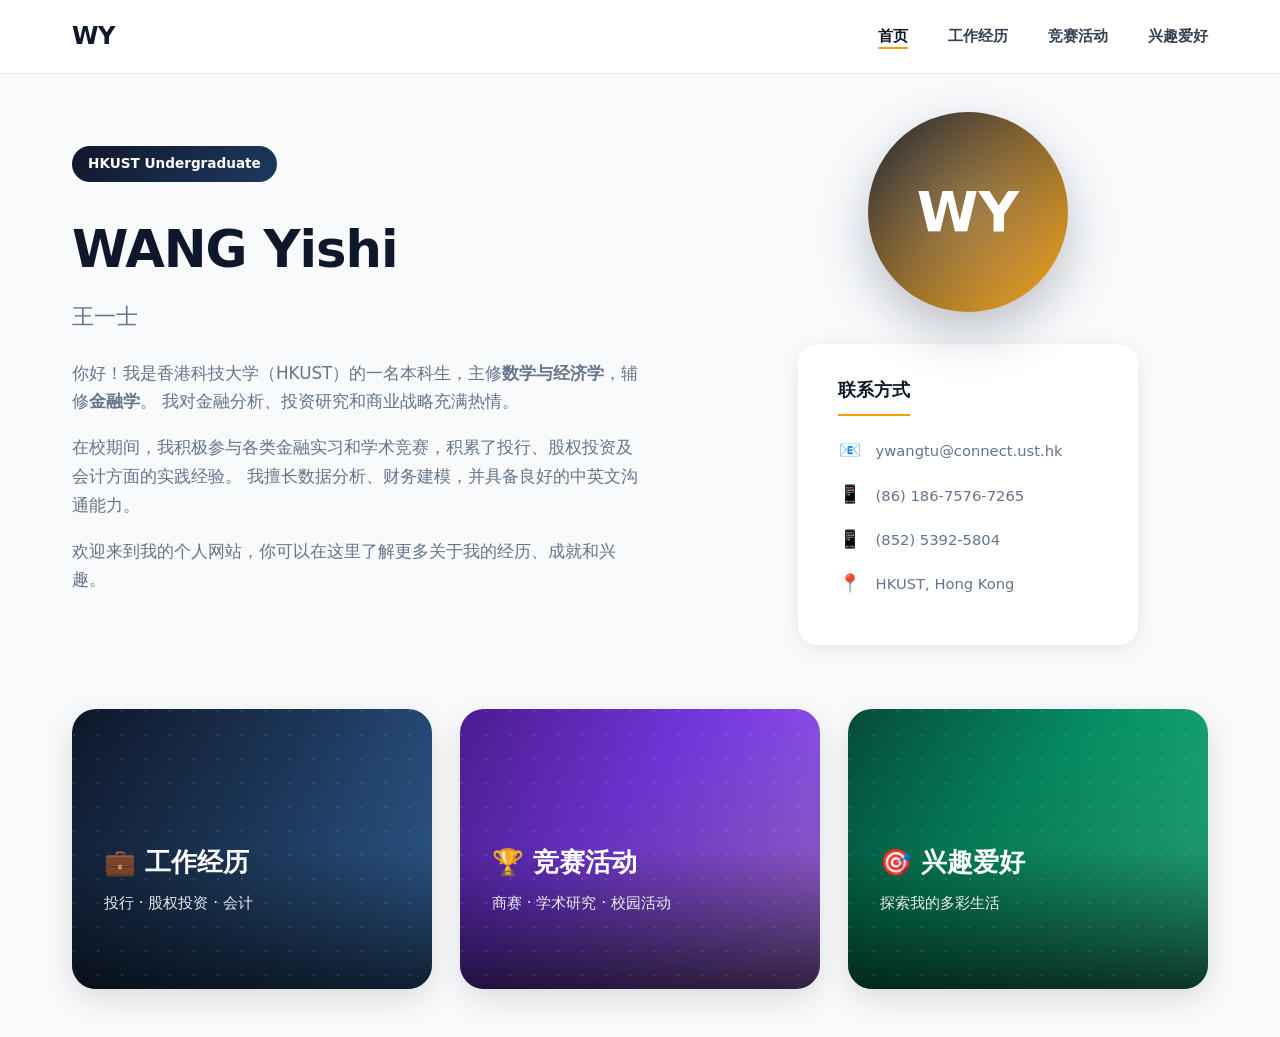
<file: index.html>
<!DOCTYPE html>
<html lang="zh-CN">
<head>
  <meta charset="UTF-8">
  <meta name="viewport" content="width=device-width, initial-scale=1.0">
  <title>WANG Yishi - Personal Website</title>
  <link rel="stylesheet" href="css/style.css">
</head>
<body>
  <!-- 导航栏 -->
  <nav class="navbar">
    <div class="nav-container">
      <div class="logo"><a href="index.html">WY</a></div>
      <ul class="nav-links">
        <li><a href="index.html" class="active">首页</a></li>
        <li><a href="experience.html">工作经历</a></li>
        <li><a href="competitions.html">竞赛活动</a></li>
        <li><a href="hobbies.html">兴趣爱好</a></li>
      </ul>
    </div>
  </nav>

  <!-- 首页主体 -->
  <section class="hero">
    <div class="hero-main">
      <!-- 左侧：自我介绍 -->
      <div class="hero-left">
        <div class="tag">HKUST Undergraduate</div>
        <h1>WANG Yishi</h1>
        <p class="name-cn">王一士</p>
        <p>
          你好！我是香港科技大学（HKUST）的一名本科生，主修<strong>数学与经济学</strong>，辅修<strong>金融学</strong>。
          我对金融分析、投资研究和商业战略充满热情。
        </p>
        <p>
          在校期间，我积极参与各类金融实习和学术竞赛，积累了投行、股权投资及会计方面的实践经验。
          我擅长数据分析、财务建模，并具备良好的中英文沟通能力。
        </p>
        <p>
          欢迎来到我的个人网站，你可以在这里了解更多关于我的经历、成就和兴趣。
        </p>
      </div>

      <!-- 右侧：头像与联系方式 -->
      <div class="hero-right">
        <div class="avatar">WY</div>
        <div class="contact-card">
          <h3>联系方式</h3>
          <div class="contact-item">
            <span class="icon">📧</span>
            <span>ywangtu@connect.ust.hk</span>
          </div>
          <div class="contact-item">
            <span class="icon">📱</span>
            <span>(86) 186-7576-7265</span>
          </div>
          <div class="contact-item">
            <span class="icon">📱</span>
            <span>(852) 5392-5804</span>
          </div>
          <div class="contact-item">
            <span class="icon">📍</span>
            <span>HKUST, Hong Kong</span>
          </div>
        </div>
      </div>
    </div>

    <!-- 底部三个跳转按钮 -->
    <div class="quick-links">
      <a href="experience.html" class="link-card">
        <div class="link-card-bg bg-work"></div>
        <h3>💼 工作经历</h3>
        <p>投行 · 股权投资 · 会计</p>
        <span class="arrow">查看详情 →</span>
      </a>
      <a href="competitions.html" class="link-card">
        <div class="link-card-bg bg-comp"></div>
        <h3>🏆 竞赛活动</h3>
        <p>商赛 · 学术研究 · 校园活动</p>
        <span class="arrow">查看详情 →</span>
      </a>
      <a href="hobbies.html" class="link-card">
        <div class="link-card-bg bg-hobby"></div>
        <h3>🎯 兴趣爱好</h3>
        <p>探索我的多彩生活</p>
        <span class="arrow">查看详情 →</span>
      </a>
    </div>
  </section>
</body>
</html>
</file>
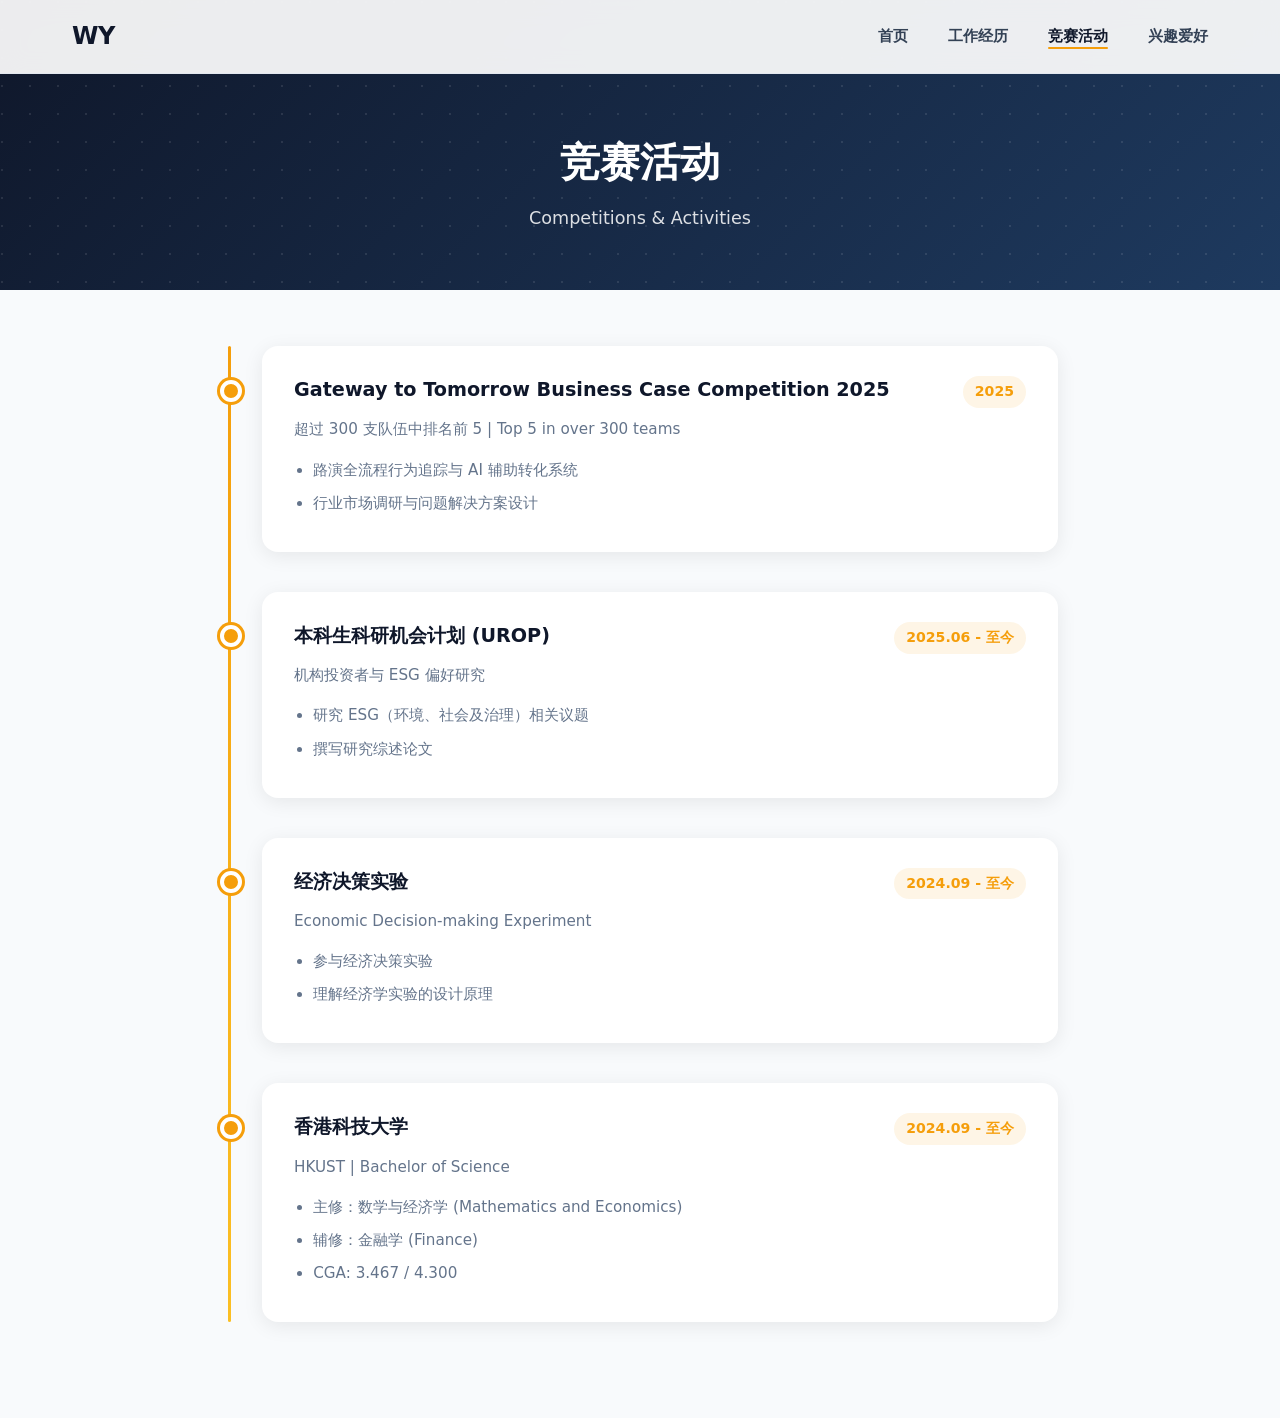
<file: competitions.html>
<!DOCTYPE html>
<html lang="zh-CN">
<head>
  <meta charset="UTF-8">
  <meta name="viewport" content="width=device-width, initial-scale=1.0">
  <title>竞赛活动 - WANG Yishi</title>
  <link rel="stylesheet" href="css/style.css">
</head>
<body>
  <nav class="navbar">
    <div class="nav-container">
      <div class="logo"><a href="index.html">WY</a></div>
      <ul class="nav-links">
        <li><a href="index.html">首页</a></li>
        <li><a href="experience.html">工作经历</a></li>
        <li><a href="competitions.html" class="active">竞赛活动</a></li>
        <li><a href="hobbies.html">兴趣爱好</a></li>
      </ul>
    </div>
  </nav>

  <header class="page-header">
    <h1>竞赛活动</h1>
    <p>Competitions & Activities</p>
  </header>

  <main class="page-content">
    <div class="timeline">
      <div class="timeline-item">
        <div class="timeline-header">
          <h3>Gateway to Tomorrow Business Case Competition 2025</h3>
          <span class="timeline-date">2025</span>
        </div>
        <p class="timeline-role">超过 300 支队伍中排名前 5 | Top 5 in over 300 teams</p>
        <ul>
          <li>路演全流程行为追踪与 AI 辅助转化系统</li>
          <li>行业市场调研与问题解决方案设计</li>
        </ul>
      </div>

      <div class="timeline-item">
        <div class="timeline-header">
          <h3>本科生科研机会计划 (UROP)</h3>
          <span class="timeline-date">2025.06 - 至今</span>
        </div>
        <p class="timeline-role">机构投资者与 ESG 偏好研究</p>
        <ul>
          <li>研究 ESG（环境、社会及治理）相关议题</li>
          <li>撰写研究综述论文</li>
        </ul>
      </div>

      <div class="timeline-item">
        <div class="timeline-header">
          <h3>经济决策实验</h3>
          <span class="timeline-date">2024.09 - 至今</span>
        </div>
        <p class="timeline-role">Economic Decision-making Experiment</p>
        <ul>
          <li>参与经济决策实验</li>
          <li>理解经济学实验的设计原理</li>
        </ul>
      </div>

      <div class="timeline-item">
        <div class="timeline-header">
          <h3>香港科技大学</h3>
          <span class="timeline-date">2024.09 - 至今</span>
        </div>
        <p class="timeline-role">HKUST | Bachelor of Science</p>
        <ul>
          <li>主修：数学与经济学 (Mathematics and Economics)</li>
          <li>辅修：金融学 (Finance)</li>
          <li>CGA: 3.467 / 4.300</li>
        </ul>
      </div>
    </div>
  </main>
</body>
</html>
</file>
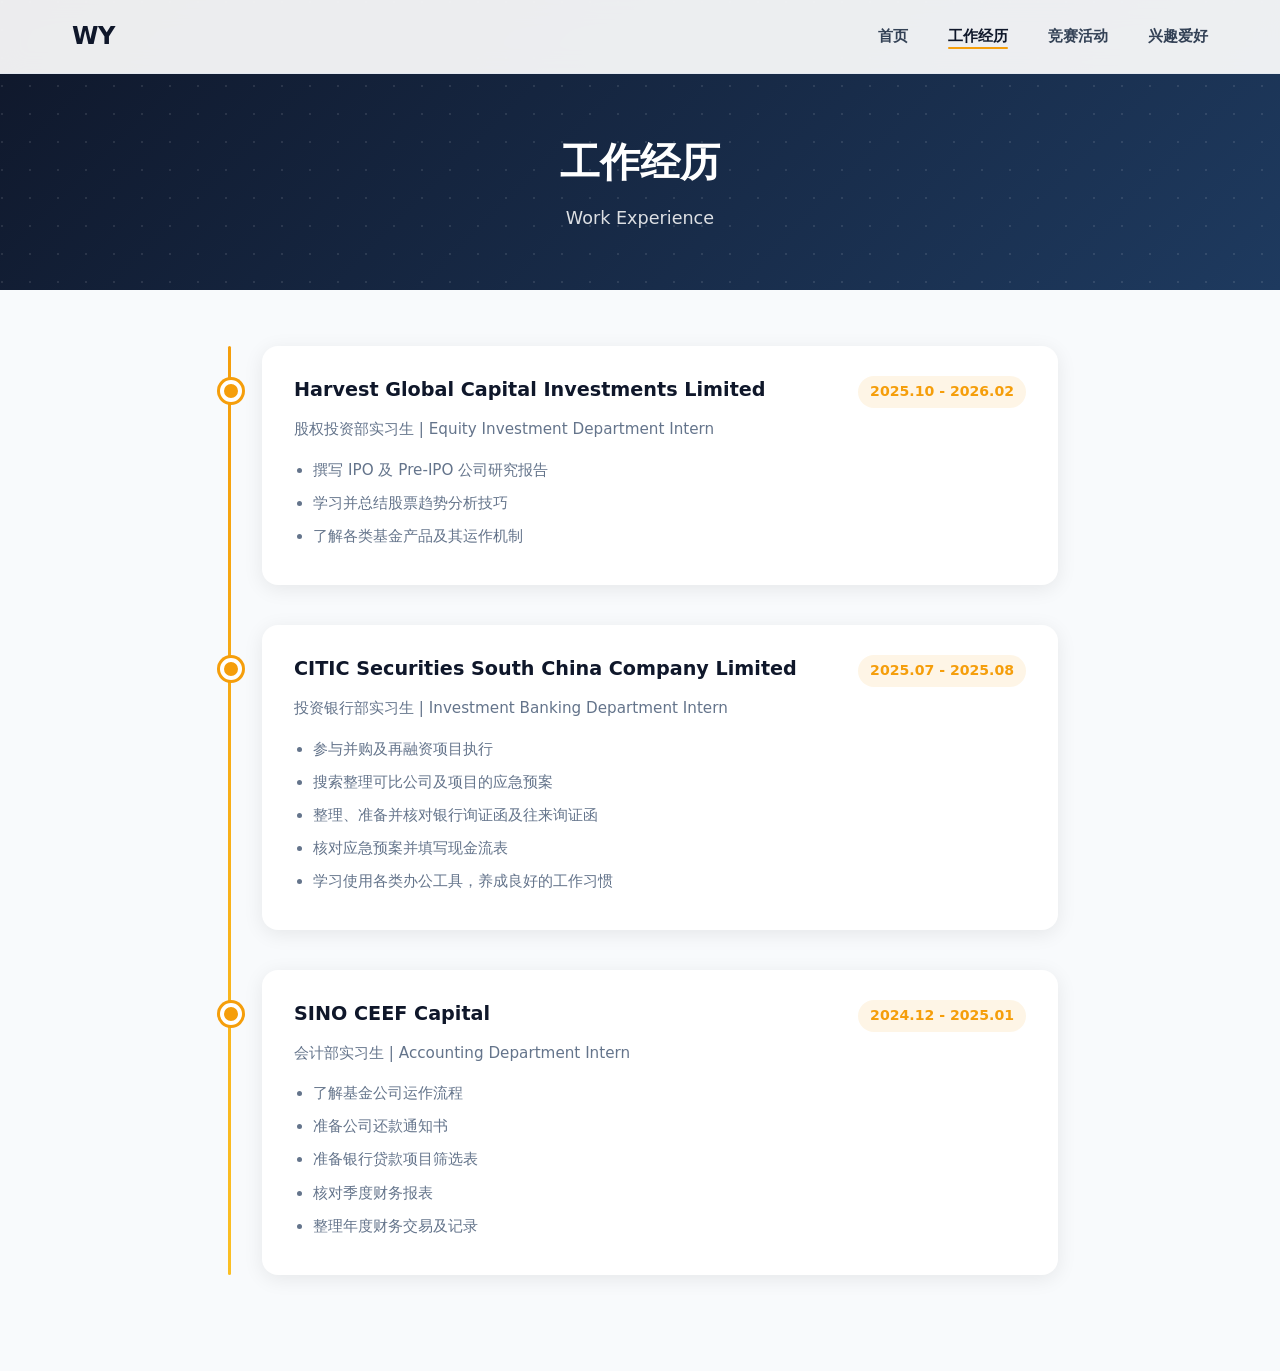
<file: experience.html>
<!DOCTYPE html>
<html lang="zh-CN">
<head>
  <meta charset="UTF-8">
  <meta name="viewport" content="width=device-width, initial-scale=1.0">
  <title>工作经历 - WANG Yishi</title>
  <link rel="stylesheet" href="css/style.css">
</head>
<body>
  <nav class="navbar">
    <div class="nav-container">
      <div class="logo"><a href="index.html">WY</a></div>
      <ul class="nav-links">
        <li><a href="index.html">首页</a></li>
        <li><a href="experience.html" class="active">工作经历</a></li>
        <li><a href="competitions.html">竞赛活动</a></li>
        <li><a href="hobbies.html">兴趣爱好</a></li>
      </ul>
    </div>
  </nav>

  <header class="page-header">
    <h1>工作经历</h1>
    <p>Work Experience</p>
  </header>

  <main class="page-content">
    <div class="timeline">
      <div class="timeline-item">
        <div class="timeline-header">
          <h3>Harvest Global Capital Investments Limited</h3>
          <span class="timeline-date">2025.10 - 2026.02</span>
        </div>
        <p class="timeline-role">股权投资部实习生 | Equity Investment Department Intern</p>
        <ul>
          <li>撰写 IPO 及 Pre-IPO 公司研究报告</li>
          <li>学习并总结股票趋势分析技巧</li>
          <li>了解各类基金产品及其运作机制</li>
        </ul>
      </div>

      <div class="timeline-item">
        <div class="timeline-header">
          <h3>CITIC Securities South China Company Limited</h3>
          <span class="timeline-date">2025.07 - 2025.08</span>
        </div>
        <p class="timeline-role">投资银行部实习生 | Investment Banking Department Intern</p>
        <ul>
          <li>参与并购及再融资项目执行</li>
          <li>搜索整理可比公司及项目的应急预案</li>
          <li>整理、准备并核对银行询证函及往来询证函</li>
          <li>核对应急预案并填写现金流表</li>
          <li>学习使用各类办公工具，养成良好的工作习惯</li>
        </ul>
      </div>

      <div class="timeline-item">
        <div class="timeline-header">
          <h3>SINO CEEF Capital</h3>
          <span class="timeline-date">2024.12 - 2025.01</span>
        </div>
        <p class="timeline-role">会计部实习生 | Accounting Department Intern</p>
        <ul>
          <li>了解基金公司运作流程</li>
          <li>准备公司还款通知书</li>
          <li>准备银行贷款项目筛选表</li>
          <li>核对季度财务报表</li>
          <li>整理年度财务交易及记录</li>
        </ul>
      </div>
    </div>
  </main>
</body>
</html>
</file>
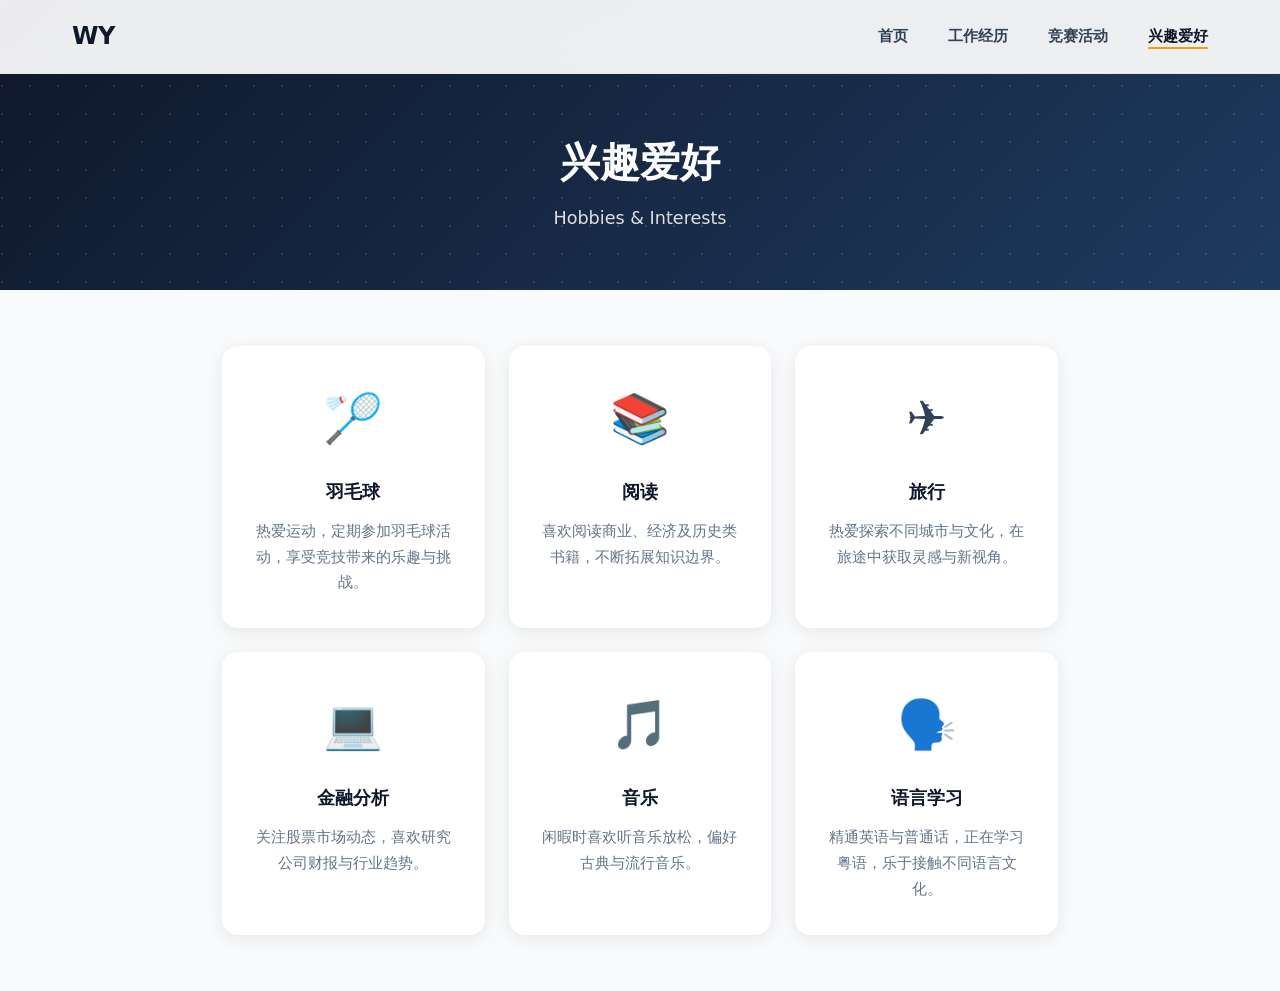
<file: hobbies.html>
<!DOCTYPE html>
<html lang="zh-CN">
<head>
  <meta charset="UTF-8">
  <meta name="viewport" content="width=device-width, initial-scale=1.0">
  <title>兴趣爱好 - WANG Yishi</title>
  <link rel="stylesheet" href="css/style.css">
</head>
<body>
  <nav class="navbar">
    <div class="nav-container">
      <div class="logo"><a href="index.html">WY</a></div>
      <ul class="nav-links">
        <li><a href="index.html">首页</a></li>
        <li><a href="experience.html">工作经历</a></li>
        <li><a href="competitions.html">竞赛活动</a></li>
        <li><a href="hobbies.html" class="active">兴趣爱好</a></li>
      </ul>
    </div>
  </nav>

  <header class="page-header">
    <h1>兴趣爱好</h1>
    <p>Hobbies & Interests</p>
  </header>

  <main class="page-content">
    <div class="hobby-grid">
      <div class="hobby-card">
        <div class="hobby-icon">🏸</div>
        <h3>羽毛球</h3>
        <p>热爱运动，定期参加羽毛球活动，享受竞技带来的乐趣与挑战。</p>
      </div>

      <div class="hobby-card">
        <div class="hobby-icon">📚</div>
        <h3>阅读</h3>
        <p>喜欢阅读商业、经济及历史类书籍，不断拓展知识边界。</p>
      </div>

      <div class="hobby-card">
        <div class="hobby-icon">✈️</div>
        <h3>旅行</h3>
        <p>热爱探索不同城市与文化，在旅途中获取灵感与新视角。</p>
      </div>

      <div class="hobby-card">
        <div class="hobby-icon">💻</div>
        <h3>金融分析</h3>
        <p>关注股票市场动态，喜欢研究公司财报与行业趋势。</p>
      </div>

      <div class="hobby-card">
        <div class="hobby-icon">🎵</div>
        <h3>音乐</h3>
        <p>闲暇时喜欢听音乐放松，偏好古典与流行音乐。</p>
      </div>

      <div class="hobby-card">
        <div class="hobby-icon">🗣️</div>
        <h3>语言学习</h3>
        <p>精通英语与普通话，正在学习粤语，乐于接触不同语言文化。</p>
      </div>
    </div>
  </main>
</body>
</html>
</file>
<file: css/style.css>
/* ========== 基础变量与重置 ========== */
:root {
  --primary: #0f172a;
  --accent: #f59e0b;
  --bg: #f8fafc;
  --text: #334155;
  --text-light: #64748b;
  --white: #ffffff;
  --shadow: 0 4px 20px rgba(0,0,0,0.08);
  --shadow-lg: 0 20px 40px rgba(0,0,0,0.15);
}

* {
  margin: 0;
  padding: 0;
  box-sizing: border-box;
}

html {
  scroll-behavior: smooth;
}

body {
  font-family: 'Segoe UI', system-ui, -apple-system, BlinkMacSystemFont, sans-serif;
  background: var(--bg);
  color: var(--text);
  line-height: 1.7;
}

/* ========== 导航栏 ========== */
.navbar {
  position: fixed;
  top: 0;
  left: 0;
  right: 0;
  background: rgba(255,255,255,0.92);
  backdrop-filter: blur(12px);
  -webkit-backdrop-filter: blur(12px);
  z-index: 1000;
  border-bottom: 1px solid rgba(226,232,240,0.8);
  transition: box-shadow 0.3s;
}

.nav-container {
  max-width: 1200px;
  margin: 0 auto;
  padding: 1rem 2rem;
  display: flex;
  justify-content: space-between;
  align-items: center;
}

.logo {
  font-size: 1.5rem;
  font-weight: 800;
  color: var(--primary);
  letter-spacing: -0.5px;
}

.logo a {
  text-decoration: none;
  color: inherit;
}

.nav-links {
  display: flex;
  gap: 2.5rem;
  list-style: none;
}

.nav-links a {
  text-decoration: none;
  color: var(--text);
  font-weight: 600;
  font-size: 0.95rem;
  position: relative;
  padding: 0.25rem 0;
  transition: color 0.3s;
}

.nav-links a::after {
  content: '';
  position: absolute;
  bottom: 0;
  left: 0;
  width: 0;
  height: 2.5px;
  background: var(--accent);
  border-radius: 2px;
  transition: width 0.3s ease;
}

.nav-links a:hover,
.nav-links a.active {
  color: var(--primary);
}

.nav-links a:hover::after,
.nav-links a.active::after {
  width: 100%;
}

/* ========== 首页 Hero ========== */
.hero {
  min-height: 100vh;
  display: flex;
  flex-direction: column;
  justify-content: center;
  padding: 7rem 2rem 3rem;
  max-width: 1200px;
  margin: 0 auto;
}

.hero-main {
  display: grid;
  grid-template-columns: 1.2fr 1fr;
  gap: 5rem;
  align-items: center;
  margin-bottom: 4rem;
}

/* 左侧自我介绍 */
.hero-left {
  animation: fadeInUp 0.8s ease;
}

.hero-left h1 {
  font-size: 3.2rem;
  color: var(--primary);
  margin-bottom: 0.25rem;
  font-weight: 800;
  letter-spacing: -1px;
}

.hero-left .name-cn {
  font-size: 1.4rem;
  color: var(--text-light);
  font-weight: 500;
  margin-bottom: 1.5rem;
}

.hero-left p {
  color: var(--text-light);
  margin-bottom: 1.1rem;
  font-size: 1.05rem;
}

.hero-left .tag {
  display: inline-block;
  background: linear-gradient(135deg, var(--primary), #1e3a5f);
  color: white;
  padding: 0.4rem 1rem;
  border-radius: 999px;
  font-size: 0.85rem;
  font-weight: 600;
  margin-bottom: 1.5rem;
}

/* 右侧头像与联系 */
.hero-right {
  display: flex;
  flex-direction: column;
  align-items: center;
  gap: 2rem;
  animation: fadeInUp 0.8s ease 0.15s both;
}

.avatar {
  width: 200px;
  height: 200px;
  border-radius: 50%;
  background: linear-gradient(135deg, var(--primary), var(--accent));
  display: flex;
  align-items: center;
  justify-content: center;
  color: white;
  font-size: 3.5rem;
  font-weight: 800;
  box-shadow: 0 20px 50px rgba(15,23,42,0.25);
  position: relative;
  overflow: hidden;
}

.avatar::before {
  content: '';
  position: absolute;
  inset: -50%;
  background: radial-gradient(circle, rgba(255,255,255,0.2) 0%, transparent 60%);
  animation: rotate 20s linear infinite;
}

.contact-card {
  background: var(--white);
  padding: 2rem 2.5rem;
  border-radius: 1.25rem;
  box-shadow: var(--shadow);
  width: 100%;
  max-width: 340px;
  transition: transform 0.3s, box-shadow 0.3s;
}

.contact-card:hover {
  transform: translateY(-4px);
  box-shadow: var(--shadow-lg);
}

.contact-card h3 {
  margin-bottom: 1.25rem;
  color: var(--primary);
  font-size: 1.1rem;
  border-bottom: 2px solid var(--accent);
  padding-bottom: 0.5rem;
  display: inline-block;
}

.contact-item {
  display: flex;
  align-items: center;
  gap: 0.85rem;
  margin-bottom: 0.9rem;
  color: var(--text-light);
  font-size: 0.92rem;
  word-break: break-all;
}

.contact-item .icon {
  font-size: 1.1rem;
  flex-shrink: 0;
  width: 24px;
  text-align: center;
}

/* ========== 三个跳转按钮卡片 ========== */
.quick-links {
  display: grid;
  grid-template-columns: repeat(3, 1fr);
  gap: 1.75rem;
  animation: fadeInUp 0.8s ease 0.3s both;
}

.link-card {
  position: relative;
  height: 280px;
  border-radius: 1.5rem;
  overflow: hidden;
  display: flex;
  flex-direction: column;
  justify-content: flex-end;
  padding: 2rem;
  text-decoration: none;
  color: white;
  transition: all 0.4s cubic-bezier(0.4, 0, 0.2, 1);
  box-shadow: 0 10px 30px rgba(0,0,0,0.12);
  isolation: isolate;
}

.link-card:hover {
  transform: translateY(-10px) scale(1.02);
  box-shadow: 0 30px 60px rgba(0,0,0,0.2);
}

.link-card-bg {
  position: absolute;
  inset: 0;
  background-size: cover;
  background-position: center;
  transition: transform 0.6s ease;
  z-index: 0;
}

.link-card:hover .link-card-bg {
  transform: scale(1.08);
}

/* 遮罩 */
.link-card::before {
  content: '';
  position: absolute;
  inset: 0;
  background: linear-gradient(to top, rgba(0,0,0,0.75) 0%, rgba(0,0,0,0.2) 50%, rgba(0,0,0,0.05) 100%);
  z-index: 1;
}

/* 装饰图案 */
.link-card::after {
  content: '';
  position: absolute;
  inset: 0;
  opacity: 0.12;
  background-image: radial-gradient(circle at 2px 2px, white 1.5px, transparent 0);
  background-size: 24px 24px;
  z-index: 1;
}

.link-card h3,
.link-card p,
.link-card .arrow {
  position: relative;
  z-index: 2;
}

.link-card h3 {
  font-size: 1.6rem;
  margin-bottom: 0.4rem;
  font-weight: 700;
}

.link-card p {
  font-size: 0.95rem;
  opacity: 0.9;
  margin-bottom: 1rem;
}

.link-card .arrow {
  display: inline-flex;
  align-items: center;
  gap: 0.5rem;
  font-size: 0.9rem;
  font-weight: 600;
  opacity: 0;
  transform: translateX(-10px);
  transition: all 0.3s ease;
}

.link-card:hover .arrow {
  opacity: 1;
  transform: translateX(0);
}

/* 背景渐变配色 */
.bg-work { background: linear-gradient(135deg, #0f172a 0%, #1e3a5f 40%, #3d7abf 100%); }
.bg-comp { background: linear-gradient(135deg, #4c1d95 0%, #7c3aed 40%, #c084fc 100%); }
.bg-hobby { background: linear-gradient(135deg, #064e3b 0%, #059669 40%, #34d399 100%); }

/* ========== 页面通用头部 ========== */
.page-header {
  padding: 8rem 2rem 3.5rem;
  text-align: center;
  background: linear-gradient(135deg, var(--primary), #1e3a5f);
  color: white;
  position: relative;
  overflow: hidden;
}

.page-header::before {
  content: '';
  position: absolute;
  inset: 0;
  opacity: 0.1;
  background-image: radial-gradient(circle at 2px 2px, white 1px, transparent 0);
  background-size: 28px 28px;
}

.page-header h1 {
  font-size: 2.5rem;
  margin-bottom: 0.5rem;
  font-weight: 800;
  position: relative;
}

.page-header p {
  opacity: 0.85;
  font-size: 1.1rem;
  font-weight: 400;
  position: relative;
}

.page-content {
  max-width: 900px;
  margin: 0 auto;
  padding: 3.5rem 2rem;
}

/* ========== 时间线样式 ========== */
.timeline {
  position: relative;
  padding-left: 2.5rem;
}

.timeline::before {
  content: '';
  position: absolute;
  left: 6px;
  top: 0;
  bottom: 0;
  width: 3px;
  background: linear-gradient(to bottom, var(--accent), #fbbf24);
  border-radius: 3px;
}

.timeline-item {
  position: relative;
  margin-bottom: 2.5rem;
  background: var(--white);
  padding: 1.75rem 2rem;
  border-radius: 1rem;
  box-shadow: var(--shadow);
  transition: transform 0.3s, box-shadow 0.3s;
}

.timeline-item:hover {
  transform: translateX(6px);
  box-shadow: var(--shadow-lg);
}

.timeline-item::before {
  content: '';
  position: absolute;
  left: -2.65rem;
  top: 2.1rem;
  width: 14px;
  height: 14px;
  border-radius: 50%;
  background: var(--accent);
  border: 4px solid var(--white);
  box-shadow: 0 0 0 3px var(--accent);
}

.timeline-header {
  display: flex;
  justify-content: space-between;
  align-items: baseline;
  margin-bottom: 0.6rem;
  flex-wrap: wrap;
  gap: 0.5rem;
}

.timeline-header h3 {
  color: var(--primary);
  font-size: 1.2rem;
  font-weight: 700;
}

.timeline-date {
  color: var(--accent);
  font-weight: 700;
  font-size: 0.88rem;
  white-space: nowrap;
  background: rgba(245,158,11,0.1);
  padding: 0.25rem 0.75rem;
  border-radius: 999px;
}

.timeline-role {
  color: var(--text-light);
  margin-bottom: 0.9rem;
  font-size: 0.95rem;
  font-weight: 500;
}

.timeline-item ul {
  margin-left: 1.2rem;
  color: var(--text-light);
  font-size: 0.95rem;
}

.timeline-item li {
  margin-bottom: 0.45rem;
}

/* ========== 爱好网格卡片 ========== */
.hobby-grid {
  display: grid;
  grid-template-columns: repeat(auto-fit, minmax(260px, 1fr));
  gap: 1.5rem;
}

.hobby-card {
  background: var(--white);
  padding: 2rem;
  border-radius: 1rem;
  box-shadow: var(--shadow);
  transition: transform 0.3s, box-shadow 0.3s;
  text-align: center;
}

.hobby-card:hover {
  transform: translateY(-6px);
  box-shadow: var(--shadow-lg);
}

.hobby-icon {
  font-size: 3rem;
  margin-bottom: 1rem;
}

.hobby-card h3 {
  color: var(--primary);
  margin-bottom: 0.75rem;
  font-size: 1.15rem;
}

.hobby-card p {
  color: var(--text-light);
  font-size: 0.95rem;
}

/* ========== 动画 ========== */
@keyframes fadeInUp {
  from {
    opacity: 0;
    transform: translateY(30px);
  }
  to {
    opacity: 1;
    transform: translateY(0);
  }
}

@keyframes rotate {
  from { transform: rotate(0deg); }
  to { transform: rotate(360deg); }
}

/* ========== 响应式 ========== */
@media (max-width: 900px) {
  .hero-main {
    grid-template-columns: 1fr;
    gap: 3rem;
    text-align: center;
  }

  .hero-left h1 {
    font-size: 2.4rem;
  }

  .quick-links {
    grid-template-columns: 1fr;
  }

  .link-card {
    height: 200px;
  }

  .nav-links {
    gap: 1.2rem;
  }
}

@media (max-width: 600px) {
  .nav-container {
    padding: 0.75rem 1rem;
  }

  .nav-links {
    gap: 0.9rem;
  }

  .nav-links a {
    font-size: 0.85rem;
  }

  .hero {
    padding: 6rem 1.25rem 2rem;
  }

  .hero-left h1 {
    font-size: 2rem;
  }

  .page-header h1 {
    font-size: 1.8rem;
  }

  .timeline-header {
    flex-direction: column;
    gap: 0.4rem;
  }

  .timeline {
    padding-left: 1.8rem;
  }

  .timeline-item::before {
    left: -2.15rem;
    width: 12px;
    height: 12px;
  }
}
</file>
